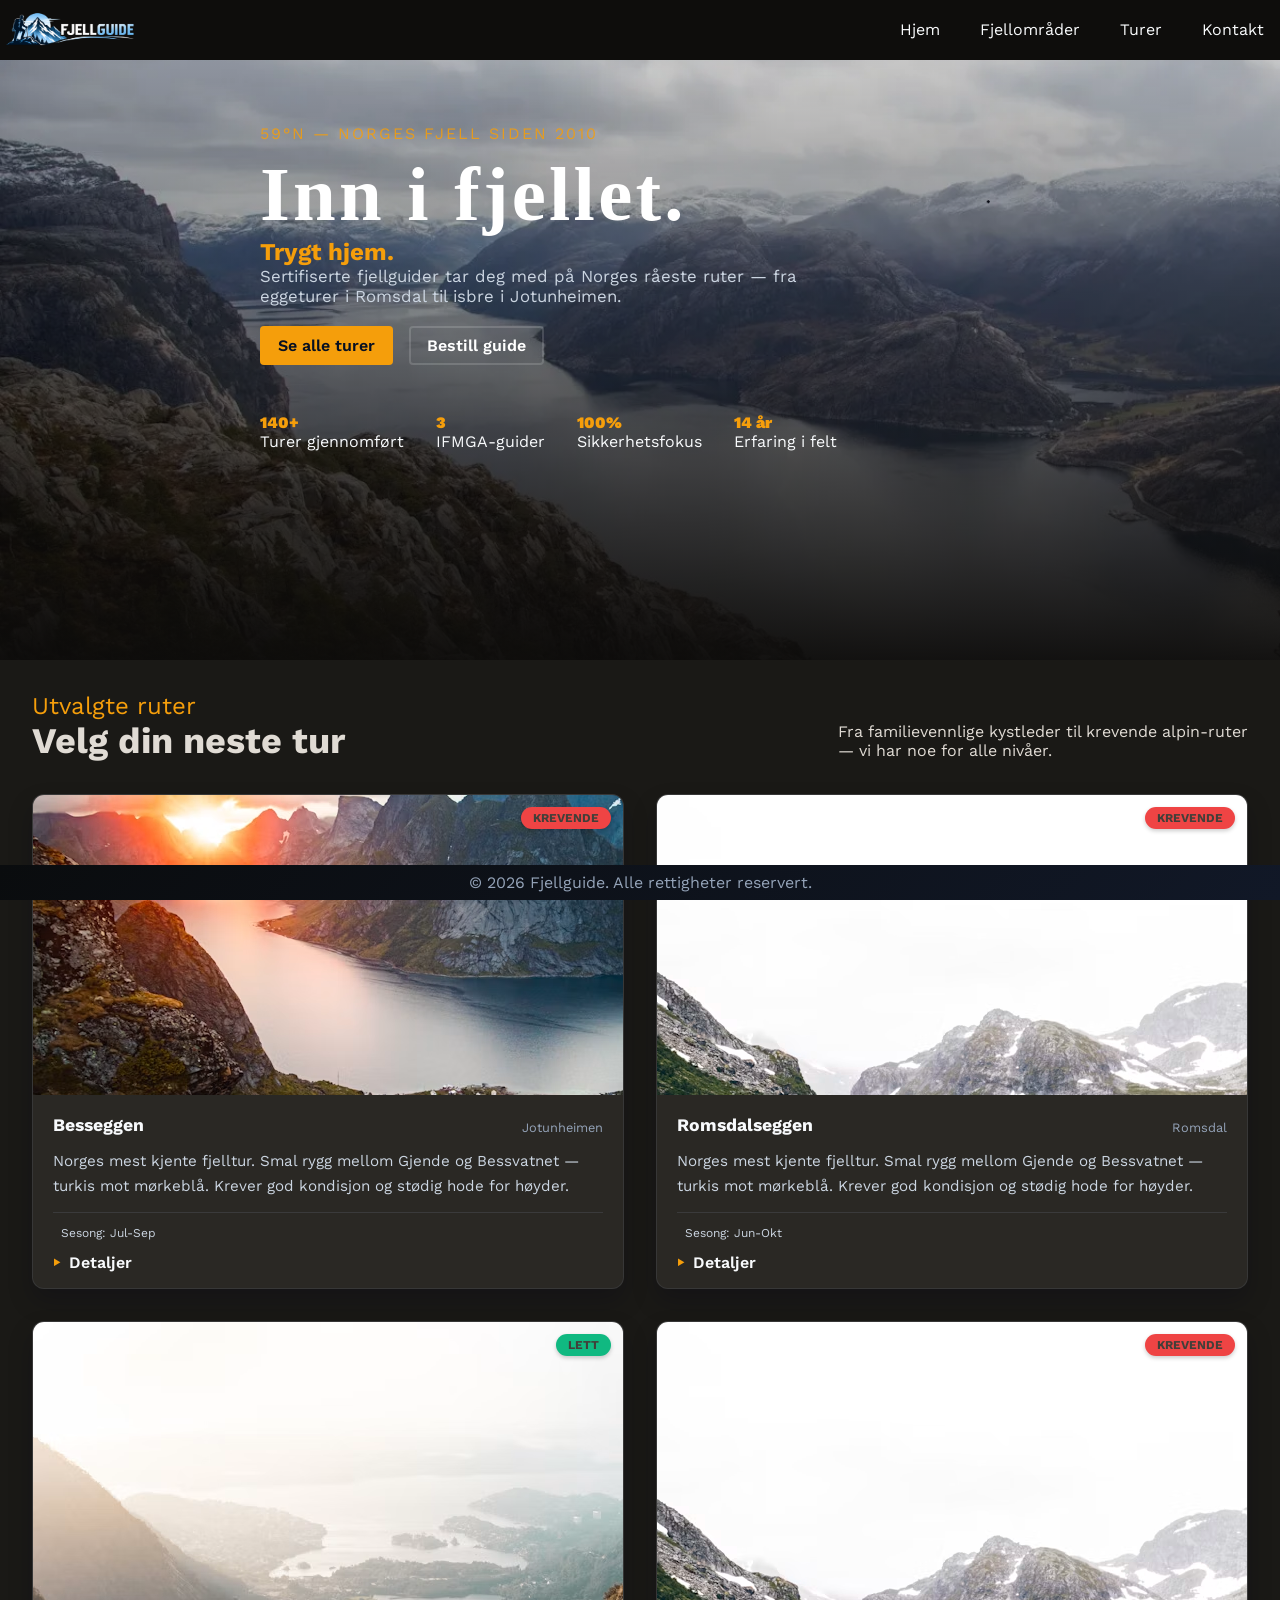
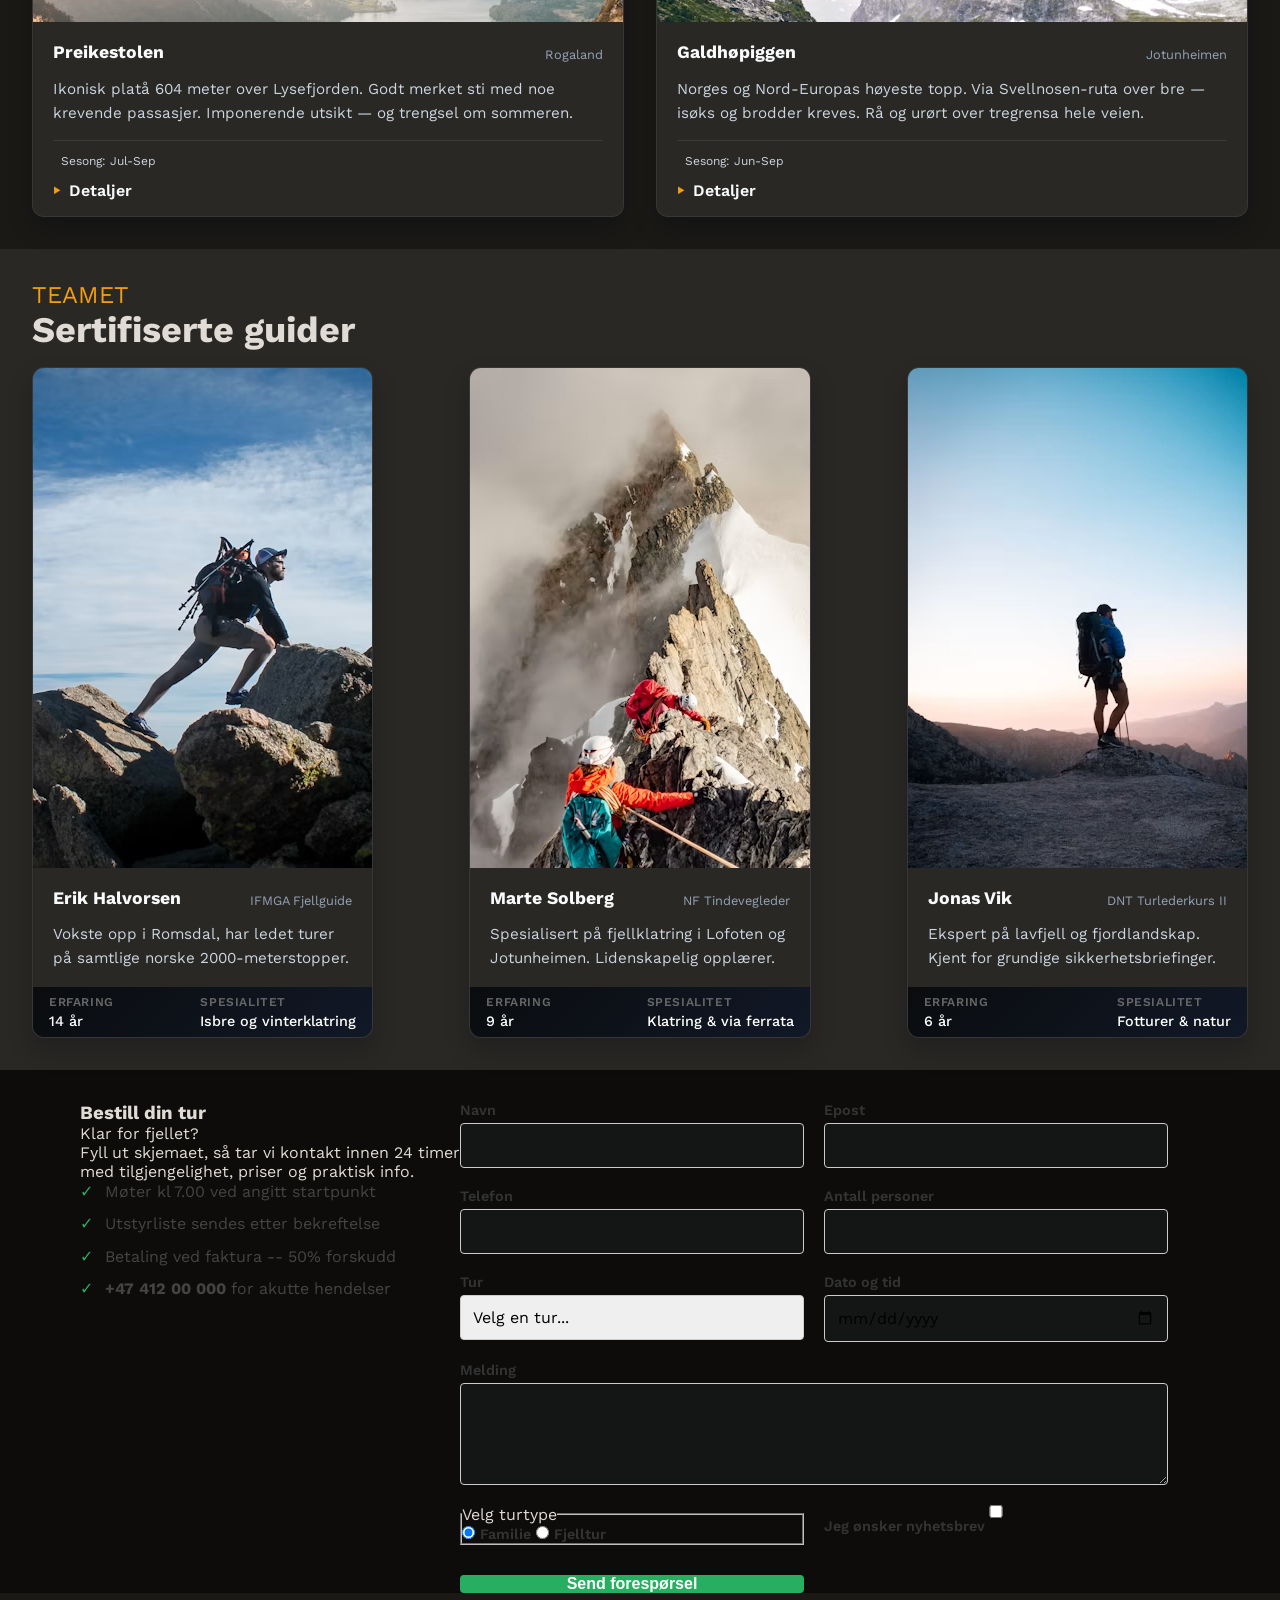
<file: index.html>
<!doctype html>
<html lang="no">
  <head>
    <meta charset="UTF-8" />
    <meta name="viewport" content="width=device-width, initial-scale=1.0" />
    <title>Fjellguide</title>
    <link rel="stylesheet" href="css/styles.css" />
  </head>
  <body>
    <header>
      <a href="index.html"
        ><img
          src="images/LogoFjellguiden.png"
          alt="Fjellguide Logo"
          class="logo"
      /></a>
      <div class="header-content">
        <nav class="navbar top-nav">
          <input
            type="checkbox"
            id="menu-toggle"
            class="menu-toggle"
            aria-label="Toggle meny"
          />
          <label
            for="menu-toggle"
            class="hamburger"
            aria-label="Åpne meny"
            aria-expanded="false"
          >
            <span class="hamburger-line"></span>
            <span class="hamburger-line"></span>
            <span class="hamburger-line"></span>
          </label>

          <ul class="nav-menu">
            <li><a href="index.html">Hjem</a></li>
            <li><a href="#fjellområder">Fjellområder</a></li>
            <li><a href="#turer">Turer</a></li>
            <li><a href="#kontakt">Kontakt</a></li>
          </ul>
        </nav>
      </div>
    </header>
    <main>
      <section class="hero-section">
        <div class="hero-image">
          <img
            src="images/FjellguidenBakrunnsbilde.webp"
            alt="Fjellandskap"
            srcset="images/FjellguidenBakrunnsbilde1200x800.webp"
            sizes="(max-width: 600px) 100vw, (min-width: 900px) 80vw, 50vw"
          />
          <div class="hero-overlay">
            <div class="hero-inner">
              <div class="hero-topline">59°N — Norges fjell siden 2010</div>
              <h1 class="hero-title">Inn i fjellet.</h1>
              <h2 class="hero-subtitle">Trygt hjem.</h2>
              <p class="hero-sub">
                Sertifiserte fjellguider tar deg med på Norges råeste ruter —
                fra eggeturer i Romsdal til isbre i Jotunheimen.
              </p>

              <div class="hero-cta">
                <div class="btn-primary-container">
                  <a class="btn btn-primary" href="#turer">Se alle turer</a>
                </div>
                <div class="btn-outline-container">
                  <a class="btn btn-outline" href="#kontakt">Bestill guide</a>
                </div>
              </div>

              <div class="hero-stats">
                <div class="stat">
                  <div class="stat-number">140+</div>
                  <div class="stat-label">Turer gjennomført</div>
                </div>
                <div class="stat">
                  <div class="stat-number">3</div>
                  <div class="stat-label">IFMGA-guider</div>
                </div>
                <div class="stat">
                  <div class="stat-number">100%</div>
                  <div class="stat-label">Sikkerhetsfokus</div>
                </div>
                <div class="stat">
                  <div class="stat-number">14 år</div>
                  <div class="stat-label">Erfaring i felt</div>
                </div>
              </div>
            </div>
          </div>
        </div>
      </section>
      <section id="fjellområder">
        <div class="topline-fjell">Utvalgte ruter</div>
        <div class="fjell-section">
          <div class="fjell-header">
            <h2>Velg din neste tur</h2>
          </div>

          <div class="fjell-tekst">
            <p>Fra familievennlige kystleder til krevende alpin-ruter</p>
            <p>— vi har noe for alle nivåer.</p>
          </div>
        </div>

        <div class="routes-grid">
          <article class="route-card">
            <figure class="card-media">
              <img
                src="images/Besseggen-ryggen.avif"
                alt="Besseggen"
                loading="lazy"
              />
              <figcaption>
                <span class="difficulty-badge krevende">Krevende</span>
              </figcaption>
            </figure>

            <div class="card-body">
              <header class="card-header">
                <h3 class="card-title">Besseggen</h3>
                <span class="card-subtitle">Jotunheimen</span>
              </header>

              <p>
                Norges mest kjente fjelltur. Smal rygg mellom Gjende og
                Bessvatnet — turkis mot mørkeblå. Krever god kondisjon og stødig
                hode for høyder.
              </p>

              <div class="card-footer">
                <div class="season">Sesong: Jul-Sep</div>

                <details>
                  <summary><span>Detaljer</span></summary>
                  <div class="detail-stats-grid">
                    <div class="stat-item">
                      <div class="detail-label">Varighet</div>
                      <div class="detail-value">6–8 timer</div>
                    </div>
                    <div class="stat-item">
                      <div class="detail-label">Høyde</div>
                      <div class="detail-value">1743 moh</div>
                    </div>
                    <div class="stat-item">
                      <div class="detail-label">Distanse</div>
                      <div class="detail-value">18 km</div>
                    </div>
                  </div>
                </details>
              </div>
            </div>
          </article>
          <article class="route-card">
            <figure class="card-media">
              <img
                src="images/photo-1520900575852-d7f230066c2d.avif"
                alt="Romsdalseggen"
                loading="lazy"
              />
              <figcaption>
                <span class="difficulty-badge krevende">Krevende</span>
              </figcaption>
            </figure>

            <div class="card-body">
              <header class="card-header">
                <h3 class="card-title">Romsdalseggen</h3>
                <span class="card-subtitle">Romsdal</span>
              </header>

              <p>
                Norges mest kjente fjelltur. Smal rygg mellom Gjende og
                Bessvatnet — turkis mot mørkeblå. Krever god kondisjon og stødig
                hode for høyder.
              </p>

              <div class="card-footer">
                <div class="season">Sesong: Jun-Okt</div>

                <details>
                  <summary><span>Detaljer</span></summary>
                  <div class="detail-stats-grid">
                    <div class="stat-item">
                      <div class="detail-label">Varighet</div>
                      <div class="detail-value">7–9 timer</div>
                    </div>
                    <div class="stat-item">
                      <div class="detail-label">Høyde</div>
                      <div class="detail-value">1550 moh</div>
                    </div>
                    <div class="stat-item">
                      <div class="detail-label">Distanse</div>
                      <div class="detail-value">23 km</div>
                    </div>
                  </div>
                </details>
              </div>
            </div>
          </article>
          <article class="route-card">
            <figure class="card-media">
              <img
                src="images/photo-1568376843280-2f6211bff966.avif"
                alt="Preikestolen"
                loading="lazy"
              />
              <figcaption>
                <span class="difficulty-badge lett">Lett</span>
              </figcaption>
            </figure>

            <div class="card-body">
              <header class="card-header">
                <h3 class="card-title">Preikestolen</h3>
                <span class="card-subtitle">Rogaland</span>
              </header>

              <p>
                Ikonisk platå 604 meter over Lysefjorden. Godt merket sti med
                noe krevende passasjer. Imponerende utsikt — og trengsel om
                sommeren.
              </p>

              <div class="card-footer">
                <div class="season">Sesong: Jul-Sep</div>

                <details>
                  <summary><span>Detaljer</span></summary>
                  <div class="detail-stats-grid">
                    <div class="stat-item">
                      <div class="detail-label">Varighet</div>
                      <div class="detail-value">3-4 timer</div>
                    </div>
                    <div class="stat-item">
                      <div class="detail-label">Høyde</div>
                      <div class="detail-value">604 moh</div>
                    </div>
                    <div class="stat-item">
                      <div class="detail-label">Distanse</div>
                      <div class="detail-value">8 km</div>
                    </div>
                  </div>
                </details>
              </div>
            </div>
          </article>
          <article class="route-card">
            <figure class="card-media">
              <img
                src="images/photo-1520900575852-d7f230066c2d.avif"
                alt="Galdhøpiggen"
                loading="lazy"
              />
              <figcaption>
                <span class="difficulty-badge krevende">Krevende</span>
              </figcaption>
            </figure>

            <div class="card-body">
              <header class="card-header">
                <h3 class="card-title">Galdhøpiggen</h3>
                <span class="card-subtitle">Jotunheimen</span>
              </header>

              <p>
                Norges og Nord-Europas høyeste topp. Via Svellnosen-ruta over
                bre — isøks og brodder kreves. Rå og urørt over tregrensa hele
                veien.
              </p>

              <div class="card-footer">
                <div class="season">Sesong: Jun-Sep</div>

                <details>
                  <summary><span>Detaljer</span></summary>
                  <div class="detail-stats-grid">
                    <div class="stat-item">
                      <div class="detail-label">Varighet</div>
                      <div class="detail-value">8-10 timer</div>
                    </div>
                    <div class="stat-item">
                      <div class="detail-label">Høyde</div>
                      <div class="detail-value">2469 moh</div>
                    </div>
                    <div class="stat-item">
                      <div class="detail-label">Distanse</div>
                      <div class="detail-value">16 km</div>
                    </div>
                  </div>
                </details>
              </div>
            </div>
          </article>
        </div>
      </section>
      <section id="turer" class="trips">
        <div class="topline-trips">TEAMET</div>
        <div class="trips-header">
          <h2>Sertifiserte guider</h2>
        </div>
        <div class="trips-grid">
          <article class="guide-card">
            <figure class="guide-media">
              <img src="images/photo-1502126324834-38f8e02d7160.avif" />
            </figure>
            <div class="card-body">
              <header class="card-header">
                <h3 class="card-title">Erik Halvorsen</h3>
                <span class="card-subtitle">IFMGA Fjellguide</span>
              </header>
              <p>
                Vokste opp i Romsdal, har ledet turer på samtlige norske
                2000-meterstopper.
              </p>
            </div>
            <footer class="card-footer__stats">
              <dl class="card-footer__stat-list">
                <div class="card-footer__stat-item">
                  <dt class="card-footer__label">ERFARING</dt>
                  <dd class="card-footer__value">14 år</dd>
                </div>

                <div class="card-footer__stat-item">
                  <dt class="card-footer__label">SPESIALITET</dt>
                  <dd class="card-footer__value">Isbre og vinterklatring</dd>
                </div>
              </dl>
            </footer>
          </article>

          <article class="guide-card">
            <figure class="guide-media">
              <img src="images/photo-1597250861267-429663f244a8.avif" />
            </figure>
            <div class="card-body">
              <header class="card-header">
                <h3 class="card-title">Marte Solberg</h3>
                <span class="card-subtitle">NF Tindevegleder</span>
              </header>
              <p>
                Spesialisert på fjellklatring i Lofoten og Jotunheimen.
                Lidenskapelig opplærer.
              </p>
            </div>
            <footer class="card-footer__stats">
              <dl class="card-footer__stat-list">
                <div class="card-footer__stat-item">
                  <dt class="card-footer__label">ERFARING</dt>
                  <dd class="card-footer__value">9 år</dd>
                </div>

                <div class="card-footer__stat-item">
                  <dt class="card-footer__label">SPESIALITET</dt>
                  <dd class="card-footer__value">Klatring & via ferrata</dd>
                </div>
              </dl>
            </footer>
          </article>
          <article class="guide-card">
            <figure class="guide-media">
              <img src="images/photo-1586022045497-31fcf76fa6cc.avif" />
            </figure>
            <div class="card-body">
              <header class="card-header">
                <h3 class="card-title">Jonas Vik</h3>
                <span class="card-subtitle">DNT Turlederkurs II</span>
              </header>
              <p>
                Ekspert på lavfjell og fjordlandskap. Kjent for grundige
                sikkerhetsbriefinger.
              </p>
            </div>
            <footer class="card-footer__stats">
              <dl class="card-footer__stat-list">
                <div class="card-footer__stat-item">
                  <dt class="card-footer__label">ERFARING</dt>
                  <dd class="card-footer__value">6 år</dd>
                </div>

                <div class="card-footer__stat-item">
                  <dt class="card-footer__label">SPESIALITET</dt>
                  <dd class="card-footer__value">Fotturer & natur</dd>
                </div>
              </dl>
            </footer>
          </article>
        </div>
      </section>
      <section id="kontakt" class="contact">
        <article class="booking-container">
          <div class="booking-info">
            <h3>Bestill din tur</h3>
            <p>Klar for fjellet?</p>
            <p>Fyll ut skjemaet, så tar vi kontakt innen 24 timer</p>
            <p>med tilgjengelighet, priser og praktisk info.</p>
            <ul class="booking-list">
              <li>Møter kl 7.00 ved angitt startpunkt</li>
              <li>Utstyrliste sendes etter bekreftelse</li>
              <li>Betaling ved faktura -- 50% forskudd</li>
              <li><strong>+47 412 00 000</strong> for akutte hendelser</li>
            </ul>
          </div>

          <form class="booking-form" action="#" method="post">
            <div class="form-group">
              <label for="name">Navn</label>
              <input id="name" type="text" required />
            </div>

            <div class="form-group">
              <label for="email">Epost</label>
              <input id="email" type="email" required />
            </div>

            <div class="form-group">
              <label for="phone">Telefon</label>
              <input id="phone" type="tel" pattern="[0-9]{8}" required />
            </div>

          

            <div class="form-group">
              <label for="people">Antall personer</label>
              <input id="people" type="number" />
            </div>

            <div class="form-group">
              <label for="trip">Tur</label>
              <select id="trip" name="trip">
                <option value="" disabled selected>Velg en tur...</option>
                <option value="isbre-tour">Isbre-guidet tur</option>
                <option value="winter-climbing">Vinterklatring</option>
                <option value="peak-bagging">Toppstigning (Alpint)</option>
                <option value="custom">Egen forespørsel</option>
              </select>
            </div>

            <div class="form-group">
              <label for="date">Dato og tid</label>
              <input id="date" type="date" />
            </div>

            <div class="form-group form-group--full-width">
              <label for="message">Melding</label>
              <textarea id="message" rows="4"></textarea>
            </div>

              <fieldset>
              <legend>Velg turtype</legend>

              <input
                type="radio"
                id="familie"
                name="turtype"
                value="familie"
                checked
              />
              <label for="familie">Familie</label>

              <input type="radio" id="fjell" name="turtype" value="fjell" />
              <label for="fjell">Fjelltur</label>
            </fieldset>

            <div class="form-group">
              <input type="checkbox" id="nyhetsbrev" name="nyhetsbrev" />
              <label for="nyhetsbrev">Jeg ønsker nyhetsbrev</label>
            </div>

            <button type="submit" class="btn-submit">Send forespørsel</button>
          </form>
        </article>
      </section>
    </main>
    <footer>
      <p>&copy; 2026 Fjellguide. Alle rettigheter reservert.</p>
    </footer>
  </body>
</html>
</file>
<file: css/styles.css>
@import url('https://fonts.googleapis.com/css2?family=Roboto+Slab:wght@300;400;600;700;900&family=Work+Sans:wght@300;400;500;600&family=JetBrains+Mono:wght@400;500&display=swap');

* {
  margin: 0;
  padding: 0;
  box-sizing: border-box; 
}

:root {
  --text-dark: #f8fafc;
  --primary-color: #f59e0b;
  --background: #111827;
  --transition: 0.25s ease;
  --stone-950: #0d0c0b;
  --stone-900: #1a1916;
  --stone-800: #2a2824;
  --stone-700: #3d3a34;
  --stone-600: #57534a;
  --stone-400: #9c958a;
  --stone-300: #c4bdb4;
  --stone-200: #e0dbd4;
  --stone-100: #f2ede8;
  --amber:      #f59e0b;
  --amber-lt:   #fcd34d;

  --font-display: 'Roboto Slab', Georgia, serif;
  --font-body:    'Work Sans', system-ui, sans-serif;
  --font-mono:    'JetBrains Mono', monospace;
  interpolate-size: allow-keywords;
}

html, body {   
    margin: 0;
}

body {
  background: var(--stone-900);
  color: var(--stone-200);
  font-family: var(--font-body);  
}

.card-body {
  flex-grow: 1; 
  display: flex;
  flex-direction: column;
}

img {
  display: block;   
  object-fit: cover;  
}

header {
  background: rgba(13,12,11,0.85);
  backdrop-filter: blur(12px);
  display: flex;
  align-items: center;
  justify-content: space-between;
  position: sticky;
  top: 0;
  z-index: 100;
  width: 100%;
  
}  

footer {
  background: linear-gradient(135deg, #0a0c0e 0%, #111827 100%);
  text-align: center;
  padding: 0.5rem 1rem;
  color: #94a3b8;  
  position: sticky;
  bottom: 0;
  z-index: 100;
  width: 100%;
}

.logo {
  width: 140px;
  height: 60px;
  border-radius: 2%;
  object-fit: cover;
}

.header-content {
  display: flex;
  justify-content: flex-end;
  align-items: center;
  flex: 1;
}

.top-nav {
  position: relative;
  display: flex;
  align-items: center;
  justify-content: flex-end;
  width: auto;
}

.top-nav ul {
  display: flex;
  gap: 0.5rem;
  list-style: none;
}

.top-nav a {
  color: #f8fafc;
  text-decoration: none;
  padding: 0.7rem 1rem;
  border-radius: 999px;
  transition: background-color 0.2s ease, color 0.2s ease;
}

.top-nav a:hover,
.top-nav a:focus {
  background-color: #203138;    
}

.top-nav ul {
  display: flex;
  gap: 0.5rem;
  list-style: none;
}

.top-nav a {
  color: #f8fafc;
  text-decoration: none;
  padding: 0.7rem 1rem;
  border-radius: 999px;
  transition: background-color 0.2s ease, color 0.2s ease;
}

.top-nav a:hover,
.top-nav a:focus {
  background-color: #203138;    
}

.menu-toggle {
  position: absolute;
  width: 1px;
  height: 1px;
  margin: -1px;
  padding: 0;
  overflow: hidden;
  clip: rect(0, 0, 0, 0);
  white-space: nowrap;
  border: 0;
}

.hamburger {
  grid-area: hamburger;
  display: none;
  flex-direction: column;
  justify-content: space-between;
  width: 30px;
  height: 24px;
  background: none;
  border: none;
  cursor: pointer;
  padding: 0;
  margin-left: auto;
}

.hamburger-line {
  display: block;
  width: 100%;
  height: 3px;
  background: var(--text-dark);
  border-radius: 2px;
  transition: var(--transition);
}

.menu-toggle:checked ~ .hamburger .hamburger-line:nth-child(1) {
  transform: rotate(45deg) translate(8px, 5px);
}

.menu-toggle:checked ~ .hamburger .hamburger-line:nth-child(2) {
  opacity: 0;
}

.menu-toggle:checked ~ .hamburger .hamburger-line:nth-child(3) {
  transform: rotate(-45deg) translate(8px, -6px);
}   


body.menu-open {
  overflow: hidden;
}

.hero-image {
  position: relative; 
  overflow: hidden;
  max-height: 600px; 
}

.hero-image img {
  width: 100%;     
  aspect-ratio: 16 / 9;
}

.hero-overlay {
  position: absolute;
  inset: 0;
  background: linear-gradient(
    to top,
    rgba(13,12,11,0.97) 0%,
    rgba(13,12,11,0.55) 50%,
    rgba(13,12,11,0.2) 100%
  );
  display: flex;
  flex-direction: column;
  justify-content: flex-start;
  padding: 0 1.5rem;
  color: #f8fafc;
}

.hero-inner {
  width: min(760px, 100%);
  margin: 0 auto;
  padding: clamp(2rem, 5vw, 4rem) 0 2rem;
  transform: translateX(0);
}

.hero-topline {    
  letter-spacing: 2px;
  text-transform: uppercase;
  color: #f59e0b;
  margin-bottom: 1rem;
  opacity: 0.85;
}

.hero-title {
  font-family: 'Playfair Display', Georgia, serif;
  font-weight: 900;  
  font-size: clamp(1rem, 6vw, 5.5rem);
  line-height: 0.95;
  margin: 0 0 0.35rem 0;
  color: #fff;
  letter-spacing: 0.2rem;  
}

.hero-overlay p {
  font-size: 1.05rem;
  max-width: 38rem;
  overflow-wrap: anywhere;
}

.btn {
  display: inline-block;        
  padding: 0.5rem 1rem;
  border-radius: 4px;
  text-decoration: none;
  font-weight: 600; 
  box-sizing: border-box;  
  border: 2px solid transparent; 
}

.btn-primary {
  background: #f59e0b;
  color: #071022;    
}

.btn-primary-container {
 margin-bottom: 1rem;
 margin-right: 1rem;
}

.btn-outline { 
  border-color: rgba(255, 255, 255, 0.15);
  color: #fff;
  background: transparent;
}

.btn-outline:hover {
  color: #f59e0b; 
  border-color: #f59e0b;
}

.hero-subtitle {
    color: #f59e0b;
}

.hero-sub {
  color: #cbd5e1;
  max-width: 560px;
  margin-bottom: 1.25rem;
  font-size: 0.85rem;
}

.hero-cta {
  display: flex;   
    
}

.hero-stats {
  display: flex;
  gap: 2rem;
  margin-top: 2rem;
  align-items: flex-end;
}

.stat {
  display: flex;
  flex-direction: column;
}

.stat-number {
  font-weight: 900;
  color: #f59e0b;
  font-size: 1rem;
}

.fjell-section {
  display: flex;             
  justify-content: space-between; 
  align-items: center;       
  flex-wrap: wrap;           
  gap: 2rem;                 
  margin-bottom: 2rem;
  margin-right: 2rem;
}



.fjell-header {
  display: flex;
  justify-content: start;
  margin-left: 2rem;  
  font-size: 1.5rem;
}

.topline-fjell {
  margin-top: 2rem;
  margin-left: 2rem;
  color: #f59e0b;
  font-size: 1.5rem;
}

.routes-grid {
  display: grid;
  grid-template-columns: repeat(auto-fit, minmax(450px, 1fr));
  gap: 2rem;
  margin: 2rem;
}

.route-card { 
  border: 1px solid rgba(148, 163, 184, 0.12);
  border-radius: 12px;
  overflow: hidden;  
  box-shadow: 0 12px 24px rgba(2, 6, 23, 0.22);
  transition: transform 0.25s ease, box-shadow 0.25s ease;
  display: flex;
  flex-direction: column;
  min-width: 0;
  max-width: 600px;
  background: var(--stone-800);
}

.route-card:hover {
  transform: translateY(-4px);
  box-shadow: 0 18px 30px rgba(2, 6, 23, 0.3);
}

.card-media {
  position: relative;
  overflow: hidden;
  height: 300px;
}

.card-media img {
   
  object-fit: cover;
  display: block;  
}


.card-body {
  display: flex;
  flex-direction: column;
  padding: 1.25rem 1.25rem 1rem;
  gap: 0.9rem;
  flex: 1;
}

.card-header {
  display: flex;
  justify-content: space-between;
  align-items: flex-end;
  gap: 0.75rem;
  margin: 0;
  background: var(--stone-800);
}

.card-title {
  margin: 0;
  color: #f8fafc;
  font-size: 1.1rem;
  font-weight: 700;
}

.card-subtitle {
  font-size: 0.8rem;
  color: #94a3b8;
  white-space: nowrap;
}

.card-body p {
  font-size: 0.95rem;
  color: #cbd5e1;
  line-height: 1.6;
  margin: 0;
}

.card-footer {
  margin-top: auto;
  padding-top: 0.8rem;
  border-top: 1px solid rgba(148, 163, 184, 0.15);
}

.season {
  font-size: 0.78rem;
  color: #cbd5e1;
  margin: 0 0 0.7rem;
}

summary {
  list-style: none;
  cursor: pointer;
  color: #f8fafc;
  font-weight: 600;
  display: inline-flex;
  align-items: center;
  gap: 0.5rem;
}

summary::-webkit-details-marker {
  display: none;
}

summary::before {
  content: "▶";
  font-size: 0.7rem;
  color: #f59e0b;
  transition: transform 0.2s ease;
}

details[open] summary::before {
  transform: rotate(90deg);
}

details::details-content {
  block-size: 0;
  overflow: hidden;
  transition:
    block-size 1s,
    content-visibility 1s;
  transition-behavior: allow-discrete;
}

details[open]::details-content {
  block-size: auto;
}

.detail-stats-grid {
  display: grid;
  grid-template-columns: repeat(3, minmax(0, 1fr));
  gap: 0.75rem 1rem;
  padding: 0.75rem 0 0;
  margin: 0.5rem 0 0;
}

.stat-item {
  display: flex;
  flex-direction: column;
  gap: 0.2rem;
}

.detail-label {
  font-size: 0.65rem;
  text-transform: uppercase;
  letter-spacing: 0.08em;
  color: #94a3b8;
  margin: 0;
}

.detail-value {
  font-size: 0.95rem;
  font-weight: 700;
  color: #f8fafc;
  margin: 0;
}

.detail-label {
  font-size: 0.65rem;
  text-transform: uppercase;
  letter-spacing: 0.08em;
  color: #94a3b8;
}

.detail-value {
  font-size: 0.95rem;
  font-weight: 700;
  color: #f8fafc;
}

.difficulty-badge {
  position: absolute; 
  top: 12px;          
  right: 12px;        
  padding: 4px 12px;
  border-radius: 50px; 
  font-size: 0.75rem;
  font-weight: bold;
  text-transform: uppercase;
  color: #423f39;
  box-shadow: 0 2px 4px rgba(0,0,0,0.2); 
}

.difficulty-badge.lett {
  background-color: #10b981; 
}

.difficulty-badge.middels {
  background-color: #f59e0b; 
}

.difficulty-badge.krevende {
  background-color: #ef4444; 
}

.season {
  font-size: 0.75rem;
  color: #cbd5e1;  
  margin-left: 0.5rem;
}

.accordion-content {
  display: none;
  width: 100%;
  margin-left: auto;
  margin-top: 0.5rem;
  background: rgba(24, 19, 19, 0.92);
  border-radius: 8px;
  padding: 0.75rem 0.85rem 0.85rem;
}

.trips {
  background-color: var(--stone-800);
  padding-top: 2rem;  
  padding-bottom: 2rem;
}

.topline-trips {
  color: #f59e0b;
  margin-left: 2rem;
  font-size: 1.5rem;
  
}

.trips-header {
  margin-left: 2rem;  
  font-size: 1.5rem;
  
}

.guide-card {
  background: var(--stone-800);
  border: 1px solid rgba(148, 163, 184, 0.12);
  border-radius: 12px;
  overflow: hidden;  
  box-shadow: 0 12px 24px rgba(2, 6, 23, 0.22);
  transition: transform 0.25s ease, box-shadow 0.25s ease;
  display: flex;
  flex-direction: column;
  min-width: 0;
  max-width: 400px;
  margin-left: 2rem;
  margin-top: 1rem;
  margin-right: 2rem;
}

.guide-media img {
  object-fit: cover;
  display: block; 
}


.trips-grid {
  display: grid;
  grid-template-columns: repeat(auto-fit, minmax(400px, 1fr));
  gap: 2rem;
  
}

.card-footer__stat-list {
  display: flex;
  justify-content: space-between; 
  gap: 16px;                     
}

.card-footer__stat-item {
  display: flex;
  flex-direction: column;       
  text-align: left;              
}

.card-footer__label {
  font-size: 0.75rem;
  text-transform: uppercase;
  letter-spacing: 0.05em;
  color: #666;                  
  font-weight: 600;
  margin-bottom: 4px;            
}

.card-footer__value {
  font-size: 0.9rem;
  color: white;                   
  font-weight: 500;
  margin: 0;                     
}

.contact {
  background-color: var(--stone-950);
  padding-top: 2rem;
  padding-left: 5rem;
  padding-right: 7rem;
}

.booking-container { 
  display: flex;
  justify-content: space-between;
}

.booking-list {
  list-style-type: none;
  padding: 0;
  margin: 0;
}

.booking-list li {
  position: relative;
  padding-left: 25px;
  margin-bottom: 10px;
  color: #444;
  line-height: 1.4;
}


.booking-list li::before {
  content: "✓"; 
  position: absolute;
  left: 0;
  color: #27ae60; 
  font-weight: bold;
}


.booking-form {
  flex: 1; 
  min-width: 300px;
  max-width: 800px;
  display: grid;
  grid-template-columns: 1fr 1fr; 
  gap: 20px;  
}
.form-group {
  display: flex;
  flex-direction: column;
}


.form-group--full-width {
  grid-column: span 2; 
}

label {
  font-size: 0.9rem;
  margin-bottom: 5px;
  font-weight: 600;
  color: #333;
}

input, textarea {
  padding: 12px;
  border: 1px solid #ccc;
  border-radius: 4px;
  font-size: 1rem;
  font-family: inherit;
  transition: border-color 0.3s ease;
  background-color: #141616;
}

input:focus, textarea:focus {
  outline: 2px solid var(--stone-400);
  border-color: #3498db; 
  box-shadow: 0 0 5px rgba(52, 152, 219, 0.3);
}


.btn-submit {   
  background-color: #27ae60;
  color: white;
  border: none;
  border-radius: 4px;
  font-size: 1rem;
  font-weight: bold;
  cursor: pointer;
  transition: background-color 0.3s ease;
  margin-top: 10px;
}

.btn-submit:hover {
  background-color: #219150;
}

.form-group select {
  width: 100%;           /* Fyller hele bredden av containeren */
  padding: 12px;         /* Samme padding som input-feltene dine */
  border: 1px solid #ccc;
  border-radius: 4px;
  font-size: 1rem;
  font-family: inherit;
  appearance: none;  
}

@media (max-width: 768px) {
    .menu-toggle {
      position: absolute;
      opacity: 0;
      pointer-events: none;
    }

    header {
      position: relative;
      width: 100%;
      max-width: 100%;
      padding: 0.5rem 0.5rem;
      gap: 0.5rem;
      justify-content: space-between;
      position: sticky;
      top: 0;
    }

    .header-content {
      position: relative;
      display: flex;
      justify-content: flex-end;
      width: 100%;
      max-width: none;
      padding: 0;
      flex: 1;
      min-width: 0;
    }

    .logo {
      width: 140px;
      height: auto;
    }

    .navbar {
      display: grid;
      position: static;
      width: auto;
      grid-template-areas: "logo hamburger";
      grid-template-columns: minmax(0, 1fr) auto;
      align-items: center;
      column-gap: 0.25rem;
      margin-left: auto;
      justify-self: end;
    }
    
    .hamburger {
      display: flex;
      cursor: pointer;
      z-index: 20;
      justify-self: end;
      margin-left: 0;
      margin-right: 3rem;
    }  
 

    .nav-menu {
      position: fixed;
      top: 4.2rem;
      right: 0.5rem;
      left: auto;
      background: #111827;
      display: flex;
      flex-direction: column;
      width: min(220px, calc(100vw - 1rem));
      gap: 0;
      padding: 0 0.5rem;
      box-shadow: 0 4px 10px rgba(0, 0, 0, 0.25);
      z-index: 50;
      border-radius: 0.75rem;
      opacity: 0;
      visibility: hidden;
      pointer-events: none;       
        
      max-height: 0;
      overflow: hidden;
      transition: max-height 0.3s ease, padding 0.3s ease, opacity 0.2s ease, visibility 0.2s ease;
    }
    
    #menu-toggle:checked + .hamburger + .nav-menu {
      max-height: 1000px;
      padding: 1rem 0.5rem;
      opacity: 1;
      visibility: visible;
      pointer-events: auto;
    }
    
    .nav-menu li {
      width: 100%;
      border-bottom: 1px solid #e2e8f0;
    }
    
    .nav-menu li:last-child {
      border-bottom: none;
    }
    
    .nav-menu a {
      display: block;
      width: 100%;
      padding: 1rem 1rem;
      border-radius: 0;
      white-space: normal;
    }
    
    .nav-menu a:hover {
      background: var(--background);
    }    
    
    .menu-toggle:checked ~ .hamburger {
      transform: rotate(90deg);
    }    
    
  
 
  
  .hero-image {
    min-height: 550px;
  }


  .hero-image img {
    width: 100%;
    height: 100%;
    object-fit: cover; 
    display: block;
    min-height: 550px;
  }

    .hero-cta {
      flex-direction: column;
      gap: 1rem;
    }

    .hero-overlay {        
      background: linear-gradient(180deg, rgba(2, 6, 23, 0.7) 0%, rgba(2, 6, 23, 0.4) 50%, rgba(2, 6, 23, 0.7) 100%);
      text-align: left;
      align-items: flex-start;
      padding: 0 0.75rem;
    }



    .hero-inner {
      width: 100%;
      margin: 0 auto;
      padding: 1.25rem 0 1rem;
      transform: none;
    }

    .hero-title {
      font-size: clamp(2.1rem, 9vw, 3rem);
      max-width: 100%;
      line-height: 1.05;
    }

    .hero-sub {
      max-width: 100%;
    }

    .hero-stats {
      flex-wrap: wrap;
      gap: 1rem 1.5rem;
    }
   
}

@media (max-width: 350px) {
  .card-footer__stat-list {
    flex-direction: column;      
    gap: 12px;
  }
  
  .card-footer__stat-item {
    text-align: center;          
  }
}
</file>
